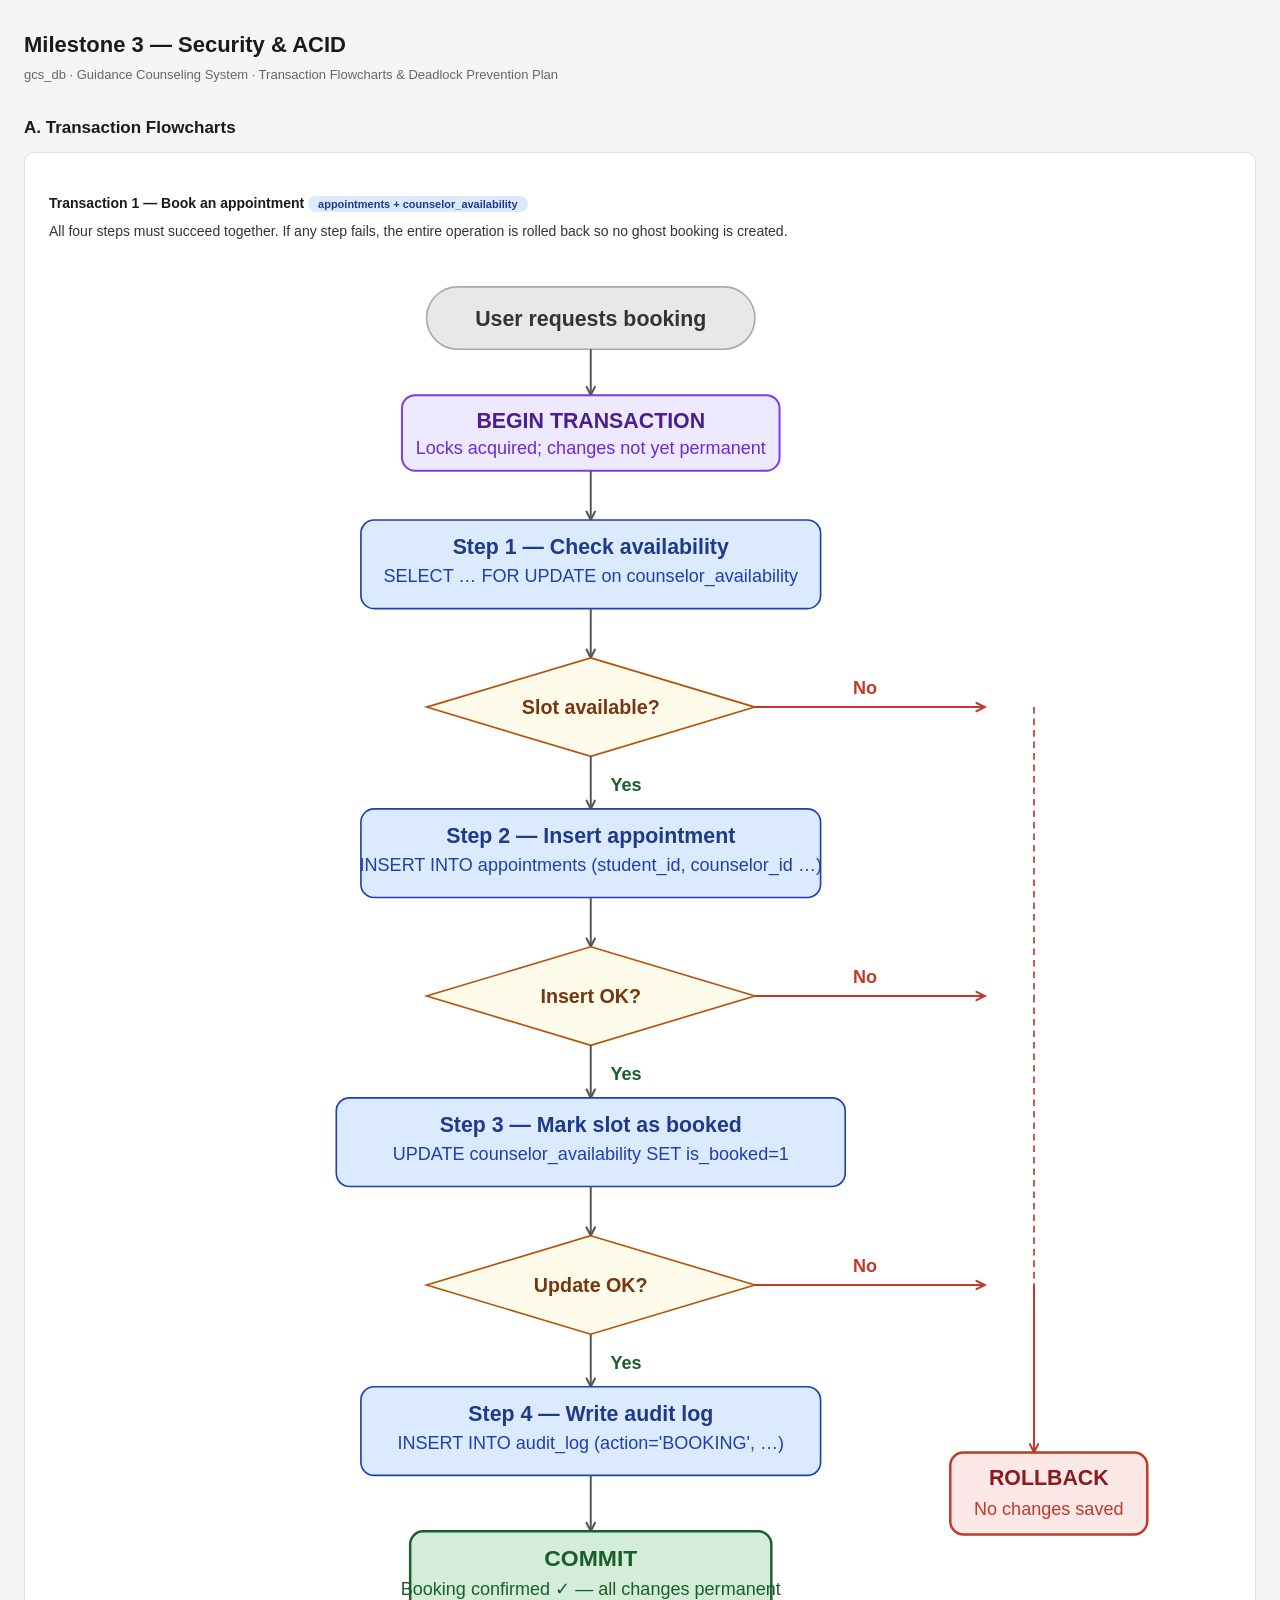
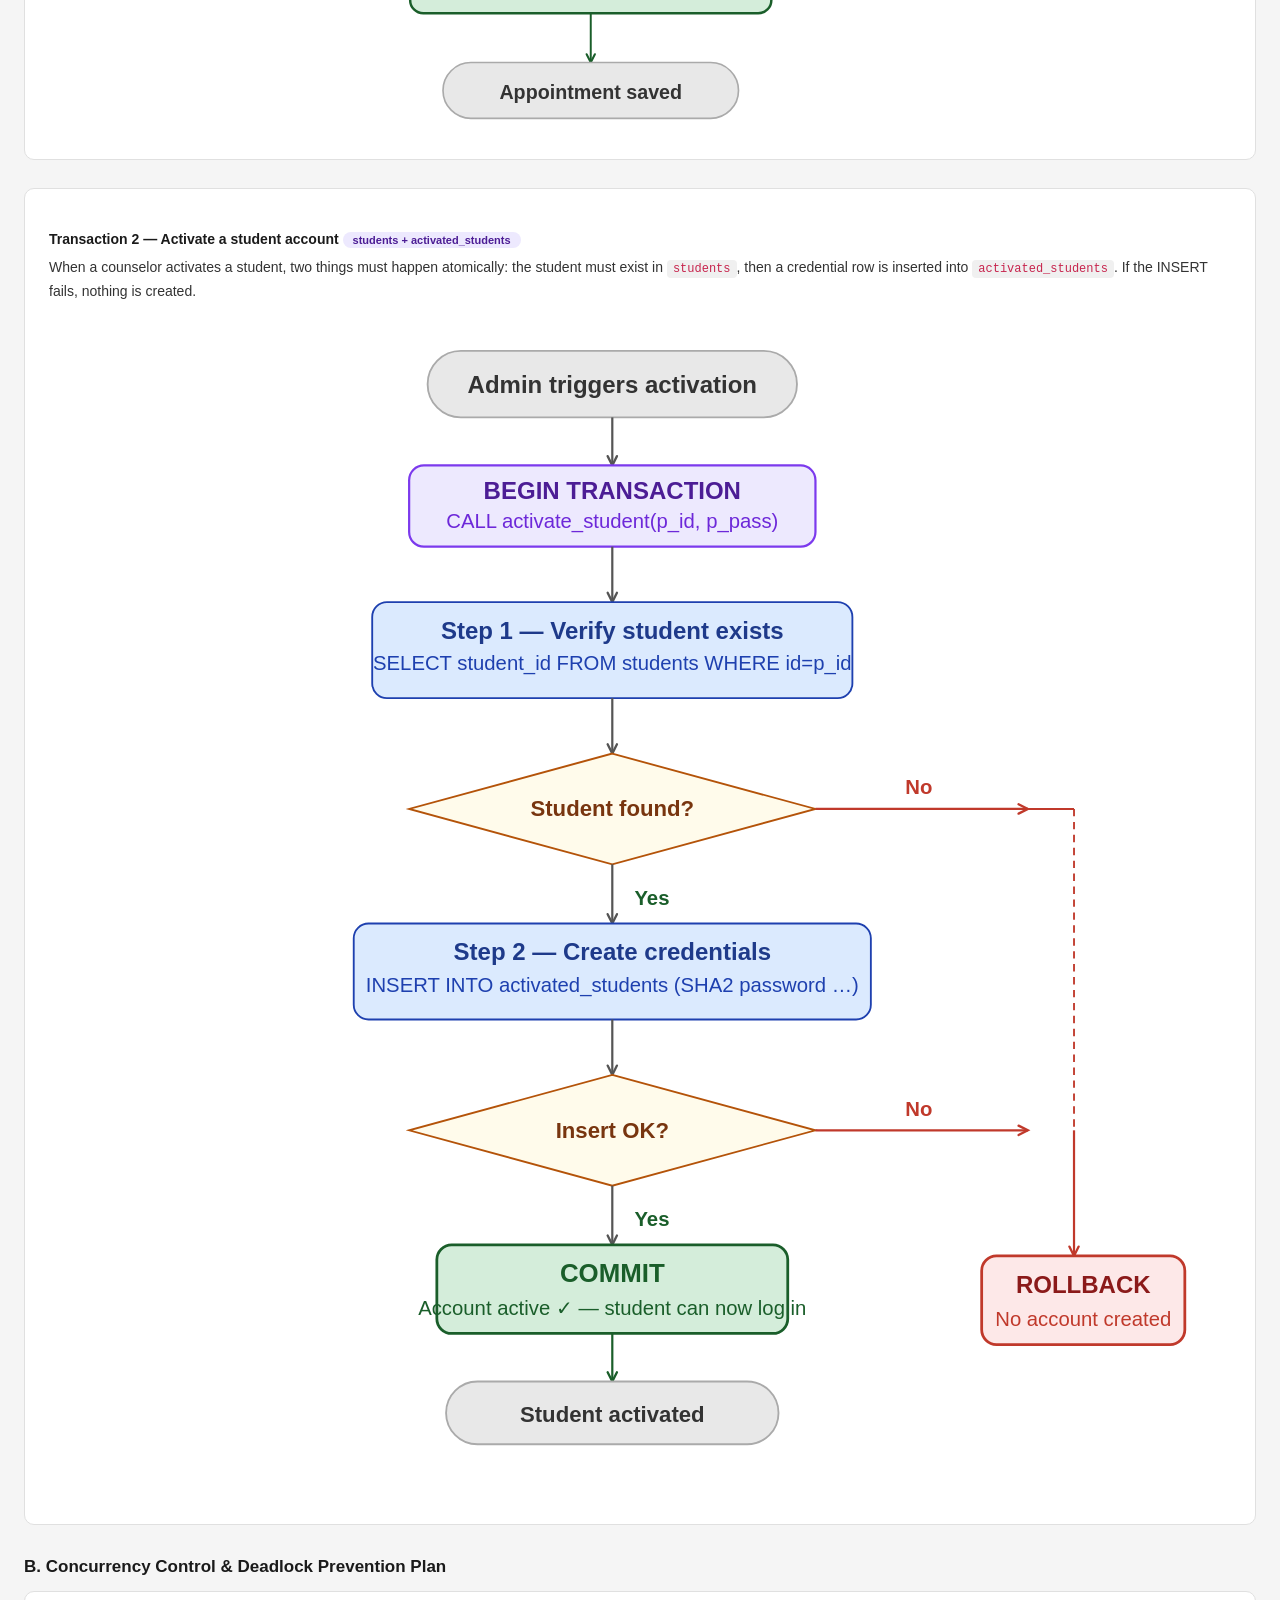
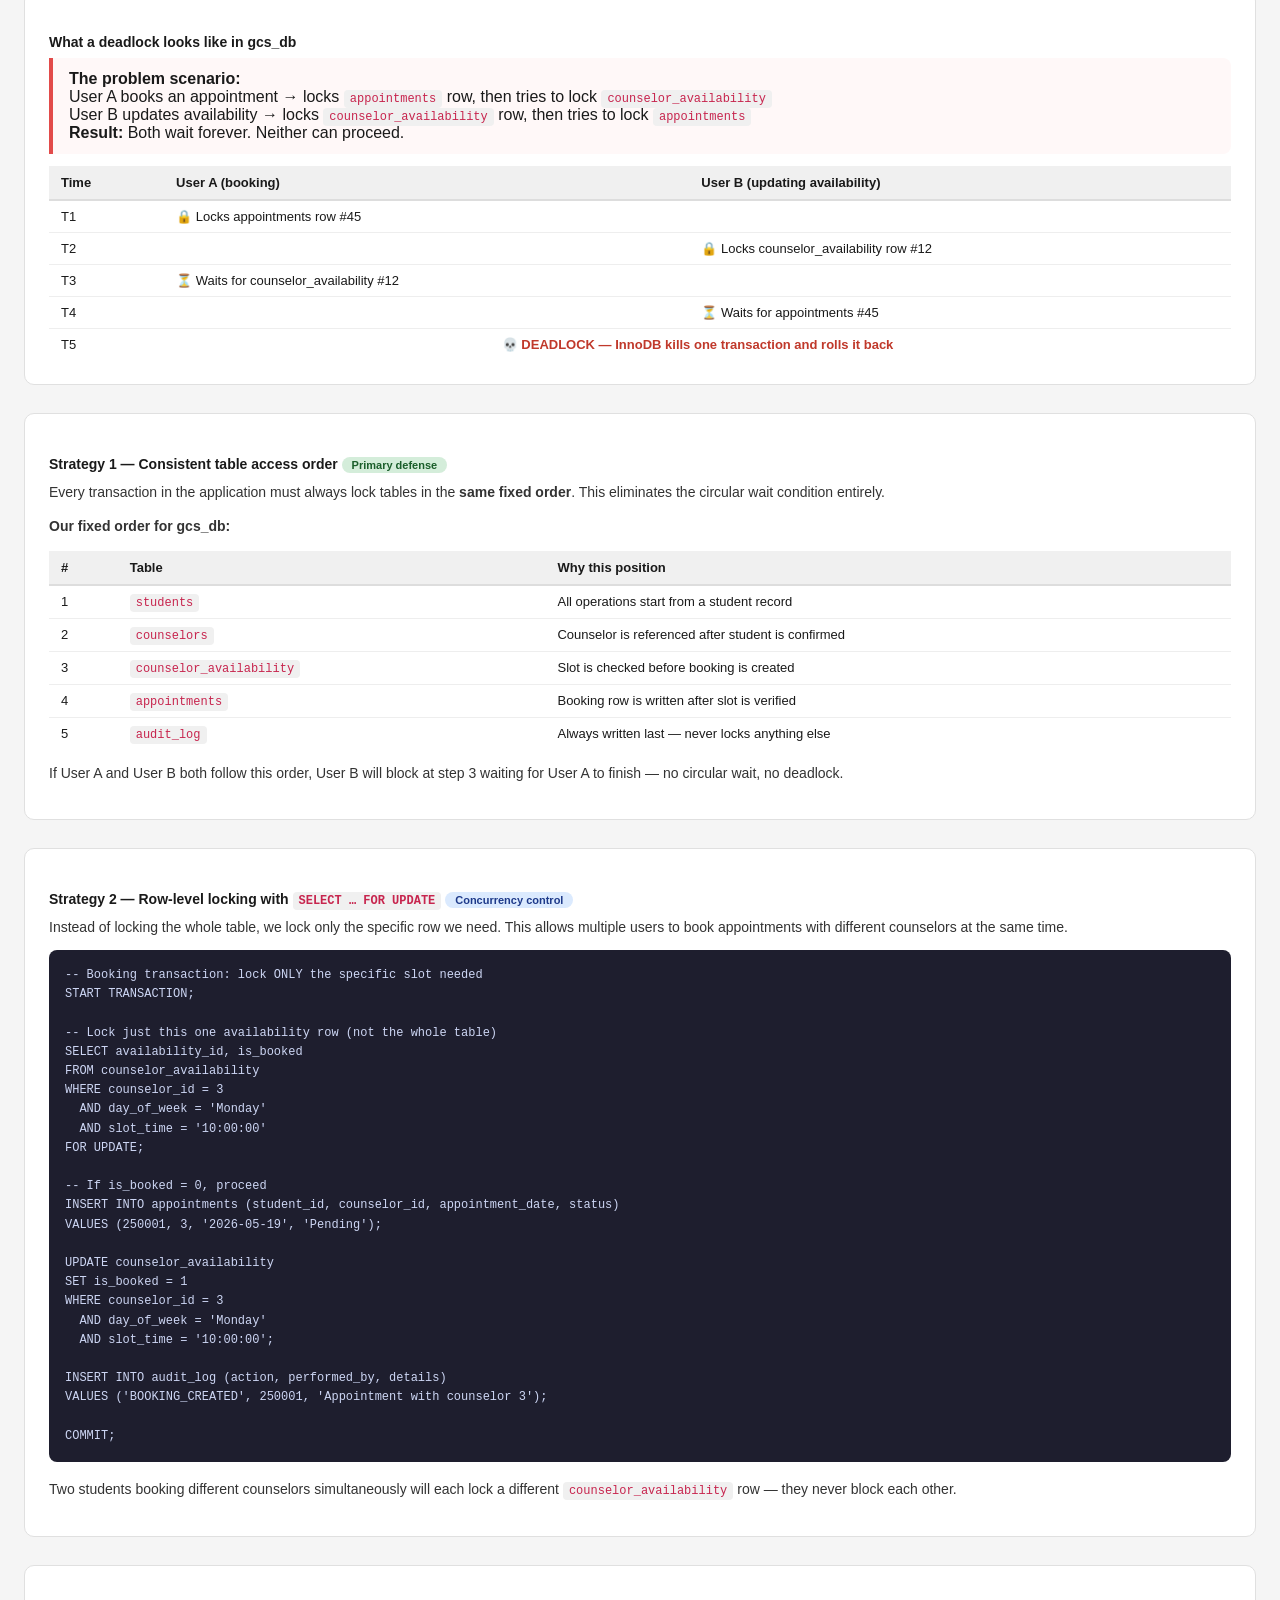
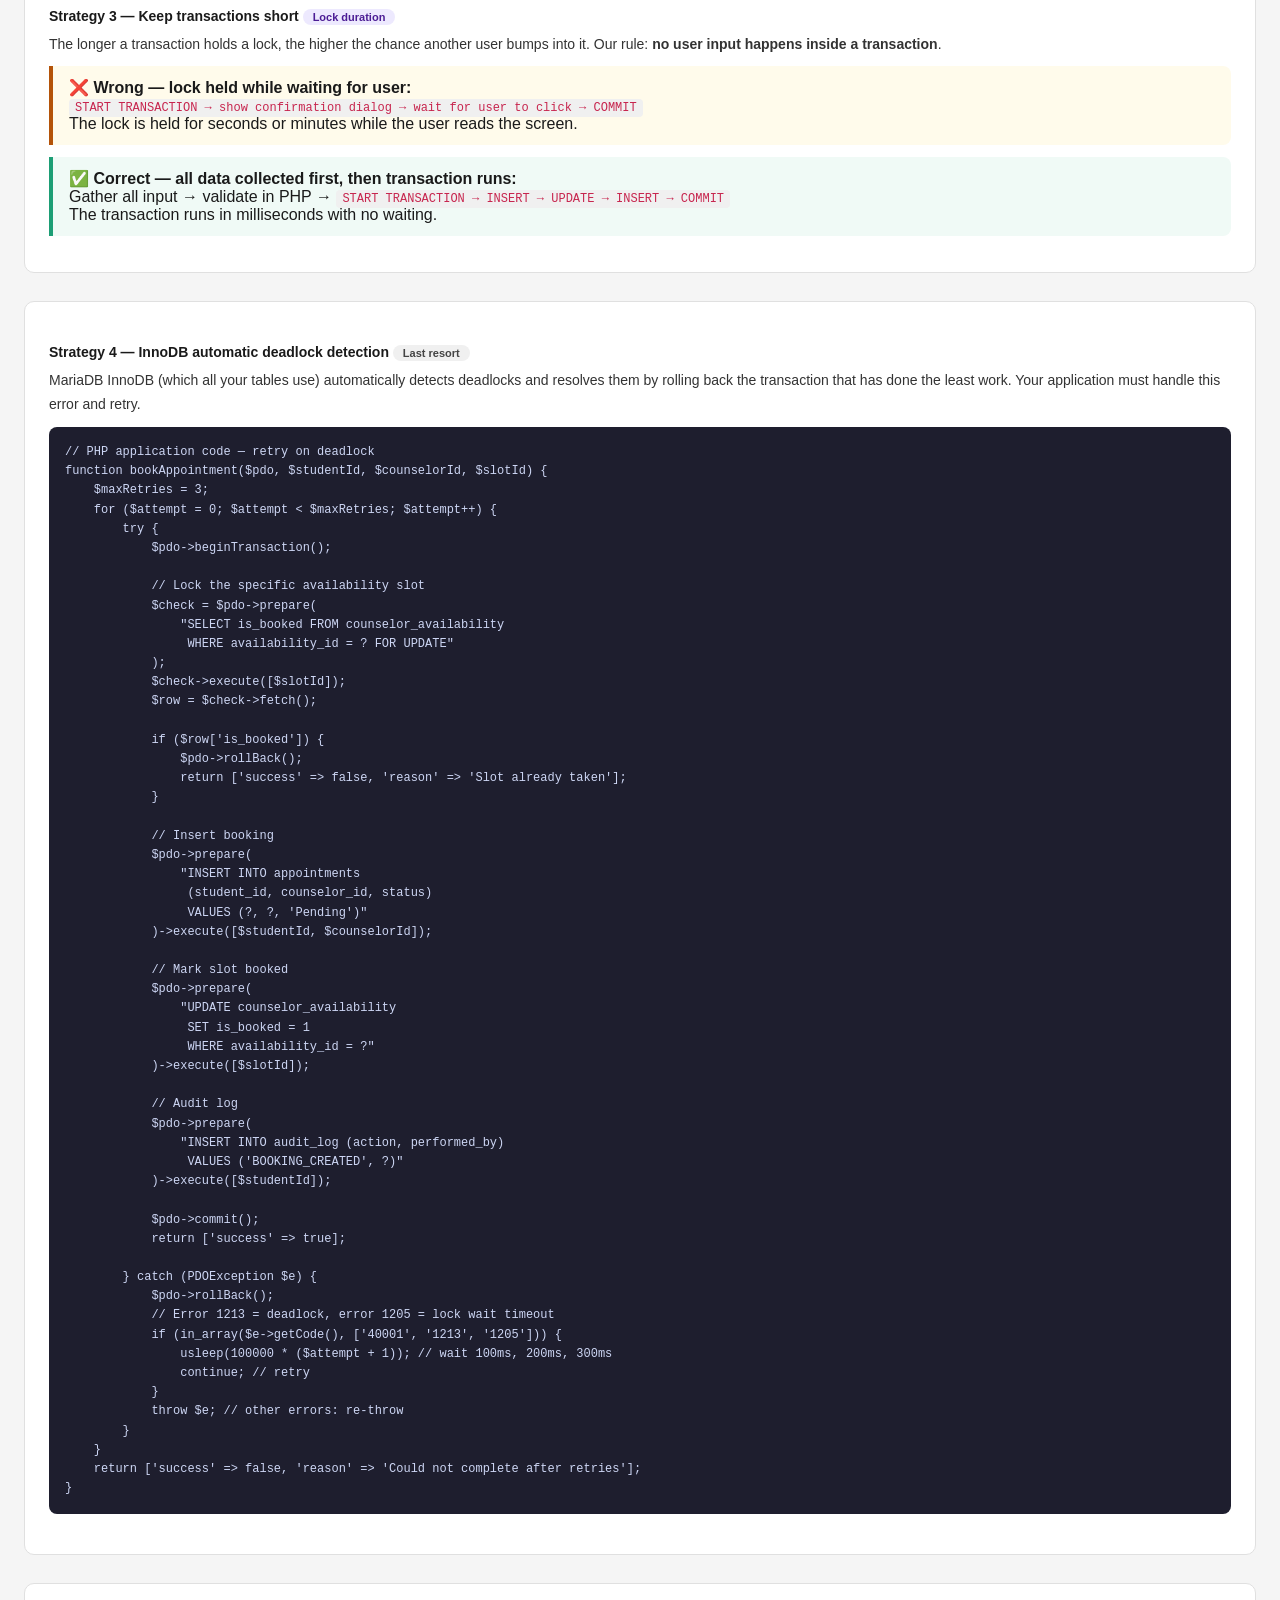
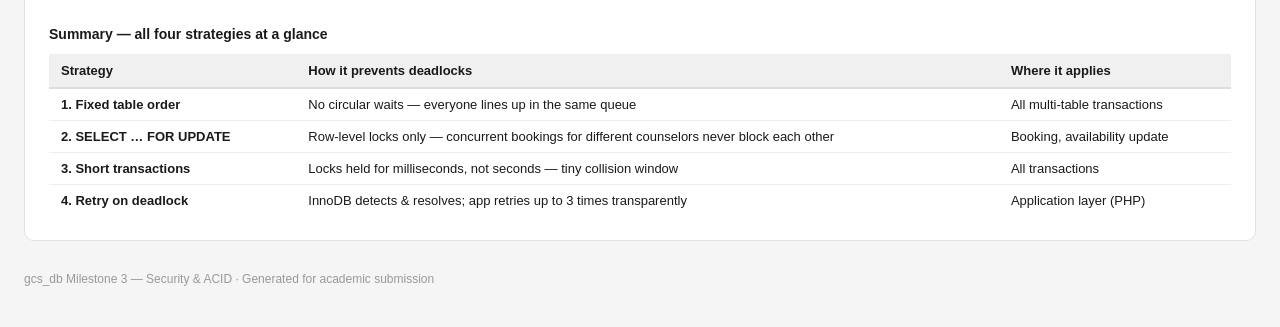
<file: guidance_system/dashboard.html>
<!DOCTYPE html>
<html lang="en">
<head>
<meta charset="UTF-8"/>
<meta name="viewport" content="width=device-width, initial-scale=1.0"/>
<title>Milestone 3 — gcs_db Security & ACID</title>
<style>
  * { box-sizing: border-box; margin: 0; padding: 0; }
  body { font-family: Arial, sans-serif; background: #f5f5f5; color: #1a1a1a; padding: 32px 24px; }
  h1 { font-size: 22px; font-weight: 700; margin-bottom: 6px; }
  h2 { font-size: 17px; font-weight: 700; margin: 32px 0 14px; color: #1a1a1a; }
  h3 { font-size: 14px; font-weight: 700; margin: 18px 0 8px; }
  p  { font-size: 14px; line-height: 1.7; margin-bottom: 10px; color: #333; }
  .subtitle { font-size: 13px; color: #666; margin-bottom: 28px; }
  .card { background: #fff; border-radius: 10px; border: 1px solid #e0e0e0; padding: 24px; margin-bottom: 28px; }
  code { background: #f0f0f0; border-radius: 4px; padding: 2px 6px; font-size: 12px; font-family: monospace; color: #c7254e; }
  pre  { background: #1e1e2e; color: #cdd6f4; border-radius: 8px; padding: 16px; font-size: 12px; line-height: 1.6; overflow-x: auto; margin: 10px 0 16px; }
  .tag { display: inline-block; padding: 2px 10px; border-radius: 12px; font-size: 11px; font-weight: 700; margin-right: 6px; }
  .tag-green  { background: #d4edda; color: #1a5e2a; }
  .tag-red    { background: #fde8e8; color: #8b1a1a; }
  .tag-blue   { background: #dbeafe; color: #1e3a8a; }
  .tag-purple { background: #ede9fe; color: #4c1d95; }
  .tag-gray   { background: #f0f0f0; color: #444; }

  /* --- Flowchart SVG wrapper --- */
  .chart-wrap { overflow-x: auto; }

  /* --- Deadlock table --- */
  table { width: 100%; border-collapse: collapse; font-size: 13px; margin-top: 12px; }
  th { background: #f0f0f0; text-align: left; padding: 9px 12px; border-bottom: 2px solid #ddd; }
  td { padding: 8px 12px; border-bottom: 1px solid #eee; vertical-align: top; }
  tr:last-child td { border-bottom: none; }

  /* --- scenario boxes --- */
  .scenario { border-left: 4px solid #e24b4a; background: #fff8f8; padding: 12px 16px; border-radius: 0 8px 8px 0; margin-bottom: 12px; }
  .scenario.fix { border-left-color: #1d9e75; background: #f0faf6; }
</style>
</head>
<body>

<h1>Milestone 3 — Security &amp; ACID</h1>
<p class="subtitle">gcs_db · Guidance Counseling System · Transaction Flowcharts &amp; Deadlock Prevention Plan</p>

<!-- ══════════════════════════════════════════════
     SECTION 1 — TRANSACTION FLOWCHARTS
═══════════════════════════════════════════════ -->
<h2>A. Transaction Flowcharts</h2>

<!-- FLOWCHART 1: Appointment Booking -->
<div class="card">
  <h3>Transaction 1 — Book an appointment <span class="tag tag-blue">appointments + counselor_availability</span></h3>
  <p>All four steps must succeed together. If any step fails, the entire operation is rolled back so no ghost booking is created.</p>
  <div class="chart-wrap">
  <svg width="100%" viewBox="0 0 720 900" xmlns="http://www.w3.org/2000/svg" style="min-width:420px">
    <defs>
      <marker id="arr1" viewBox="0 0 10 10" refX="8" refY="5" markerWidth="7" markerHeight="7" orient="auto-start-reverse">
        <path d="M2 2L8 5L2 8" fill="none" stroke="#555" stroke-width="1.5" stroke-linecap="round"/>
      </marker>
      <marker id="arr-red" viewBox="0 0 10 10" refX="8" refY="5" markerWidth="7" markerHeight="7" orient="auto-start-reverse">
        <path d="M2 2L8 5L2 8" fill="none" stroke="#c0392b" stroke-width="1.5" stroke-linecap="round"/>
      </marker>
      <marker id="arr-green" viewBox="0 0 10 10" refX="8" refY="5" markerWidth="7" markerHeight="7" orient="auto-start-reverse">
        <path d="M2 2L8 5L2 8" fill="none" stroke="#1a5e2a" stroke-width="1.5" stroke-linecap="round"/>
      </marker>
    </defs>

    <!-- START -->
    <rect x="230" y="20" width="200" height="38" rx="19" fill="#e8e8e8" stroke="#aaa" stroke-width="1"/>
    <text x="330" y="44" text-anchor="middle" font-size="13" font-weight="700" fill="#333">User requests booking</text>

    <line x1="330" y1="58" x2="330" y2="86" stroke="#555" stroke-width="1.2" marker-end="url(#arr1)"/>

    <!-- BEGIN -->
    <rect x="215" y="86" width="230" height="46" rx="8" fill="#ede9fe" stroke="#7c3aed" stroke-width="1.2"/>
    <text x="330" y="106" text-anchor="middle" font-size="13" font-weight="700" fill="#4c1d95">BEGIN TRANSACTION</text>
    <text x="330" y="122" text-anchor="middle" font-size="11" fill="#6d28d9">Locks acquired; changes not yet permanent</text>

    <line x1="330" y1="132" x2="330" y2="162" stroke="#555" stroke-width="1.2" marker-end="url(#arr1)"/>

    <!-- STEP 1 -->
    <rect x="190" y="162" width="280" height="54" rx="8" fill="#dbeafe" stroke="#1e40af" stroke-width="1"/>
    <text x="330" y="183" text-anchor="middle" font-size="13" font-weight="700" fill="#1e3a8a">Step 1 — Check availability</text>
    <text x="330" y="200" text-anchor="middle" font-size="11" fill="#1e40af">SELECT … FOR UPDATE on counselor_availability</text>

    <line x1="330" y1="216" x2="330" y2="246" stroke="#555" stroke-width="1.2" marker-end="url(#arr1)"/>

    <!-- Diamond 1 -->
    <polygon points="330,246 430,276 330,306 230,276" fill="#fffbeb" stroke="#b45309" stroke-width="1"/>
    <text x="330" y="280" text-anchor="middle" font-size="12" font-weight="700" fill="#78350f">Slot available?</text>

    <!-- Yes down -->
    <line x1="330" y1="306" x2="330" y2="338" stroke="#555" stroke-width="1.2" marker-end="url(#arr1)"/>
    <text x="342" y="327" font-size="11" fill="#1a5e2a" font-weight="700">Yes</text>

    <!-- No right -->
    <line x1="430" y1="276" x2="570" y2="276" stroke="#c0392b" stroke-width="1.2" marker-end="url(#arr-red)"/>
    <text x="497" y="268" text-anchor="middle" font-size="11" fill="#c0392b" font-weight="700">No</text>

    <!-- STEP 2 -->
    <rect x="190" y="338" width="280" height="54" rx="8" fill="#dbeafe" stroke="#1e40af" stroke-width="1"/>
    <text x="330" y="359" text-anchor="middle" font-size="13" font-weight="700" fill="#1e3a8a">Step 2 — Insert appointment</text>
    <text x="330" y="376" text-anchor="middle" font-size="11" fill="#1e40af">INSERT INTO appointments (student_id, counselor_id …)</text>

    <line x1="330" y1="392" x2="330" y2="422" stroke="#555" stroke-width="1.2" marker-end="url(#arr1)"/>

    <!-- Diamond 2 -->
    <polygon points="330,422 430,452 330,482 230,452" fill="#fffbeb" stroke="#b45309" stroke-width="1"/>
    <text x="330" y="456" text-anchor="middle" font-size="12" font-weight="700" fill="#78350f">Insert OK?</text>

    <line x1="330" y1="482" x2="330" y2="514" stroke="#555" stroke-width="1.2" marker-end="url(#arr1)"/>
    <text x="342" y="503" font-size="11" fill="#1a5e2a" font-weight="700">Yes</text>

    <line x1="430" y1="452" x2="570" y2="452" stroke="#c0392b" stroke-width="1.2" marker-end="url(#arr-red)"/>
    <text x="497" y="444" text-anchor="middle" font-size="11" fill="#c0392b" font-weight="700">No</text>

    <!-- STEP 3 -->
    <rect x="175" y="514" width="310" height="54" rx="8" fill="#dbeafe" stroke="#1e40af" stroke-width="1"/>
    <text x="330" y="535" text-anchor="middle" font-size="13" font-weight="700" fill="#1e3a8a">Step 3 — Mark slot as booked</text>
    <text x="330" y="552" text-anchor="middle" font-size="11" fill="#1e40af">UPDATE counselor_availability SET is_booked=1</text>

    <line x1="330" y1="568" x2="330" y2="598" stroke="#555" stroke-width="1.2" marker-end="url(#arr1)"/>

    <!-- Diamond 3 -->
    <polygon points="330,598 430,628 330,658 230,628" fill="#fffbeb" stroke="#b45309" stroke-width="1"/>
    <text x="330" y="632" text-anchor="middle" font-size="12" font-weight="700" fill="#78350f">Update OK?</text>

    <line x1="330" y1="658" x2="330" y2="690" stroke="#555" stroke-width="1.2" marker-end="url(#arr1)"/>
    <text x="342" y="679" font-size="11" fill="#1a5e2a" font-weight="700">Yes</text>

    <line x1="430" y1="628" x2="570" y2="628" stroke="#c0392b" stroke-width="1.2" marker-end="url(#arr-red)"/>
    <text x="497" y="620" text-anchor="middle" font-size="11" fill="#c0392b" font-weight="700">No</text>

    <!-- STEP 4 -->
    <rect x="190" y="690" width="280" height="54" rx="8" fill="#dbeafe" stroke="#1e40af" stroke-width="1"/>
    <text x="330" y="711" text-anchor="middle" font-size="13" font-weight="700" fill="#1e3a8a">Step 4 — Write audit log</text>
    <text x="330" y="728" text-anchor="middle" font-size="11" fill="#1e40af">INSERT INTO audit_log (action='BOOKING', …)</text>

    <line x1="330" y1="744" x2="330" y2="778" stroke="#555" stroke-width="1.2" marker-end="url(#arr1)"/>

    <!-- COMMIT -->
    <rect x="220" y="778" width="220" height="50" rx="8" fill="#d4edda" stroke="#1a5e2a" stroke-width="1.5"/>
    <text x="330" y="799" text-anchor="middle" font-size="14" font-weight="700" fill="#1a5e2a">COMMIT</text>
    <text x="330" y="817" text-anchor="middle" font-size="11" fill="#1a5e2a">Booking confirmed ✓ — all changes permanent</text>

    <line x1="330" y1="828" x2="330" y2="858" stroke="#1a5e2a" stroke-width="1.2" marker-end="url(#arr-green)"/>

    <!-- END -->
    <rect x="240" y="858" width="180" height="34" rx="17" fill="#e8e8e8" stroke="#aaa" stroke-width="1"/>
    <text x="330" y="880" text-anchor="middle" font-size="12" font-weight="700" fill="#333">Appointment saved</text>

    <!-- ── ROLLBACK column ── -->
    <!-- Vertical rail on right -->
    <line x1="600" y1="276" x2="600" y2="452" stroke="#c0392b" stroke-width="1" stroke-dasharray="4 3"/>
    <line x1="600" y1="452" x2="600" y2="628" stroke="#c0392b" stroke-width="1" stroke-dasharray="4 3"/>
    <line x1="600" y1="628" x2="600" y2="730" stroke="#c0392b" stroke-width="1.2" marker-end="url(#arr-red)"/>

    <!-- ROLLBACK box -->
    <rect x="549" y="730" width="120" height="50" rx="8" fill="#fde8e8" stroke="#c0392b" stroke-width="1.5"/>
    <text x="609" y="750" text-anchor="middle" font-size="13" font-weight="700" fill="#8b1a1a">ROLLBACK</text>
    <text x="609" y="768" text-anchor="middle" font-size="11" fill="#c0392b">No changes saved</text>
  </svg>
  </div>
</div>

<!-- FLOWCHART 2: Student Activation -->
<div class="card">
  <h3>Transaction 2 — Activate a student account <span class="tag tag-purple">students + activated_students</span></h3>
  <p>When a counselor activates a student, two things must happen atomically: the student must exist in <code>students</code>, then a credential row is inserted into <code>activated_students</code>. If the INSERT fails, nothing is created.</p>
  <div class="chart-wrap">
  <svg width="100%" viewBox="0 0 640 640" xmlns="http://www.w3.org/2000/svg" style="min-width:360px">
    <defs>
      <marker id="arr2" viewBox="0 0 10 10" refX="8" refY="5" markerWidth="7" markerHeight="7" orient="auto-start-reverse">
        <path d="M2 2L8 5L2 8" fill="none" stroke="#555" stroke-width="1.5" stroke-linecap="round"/>
      </marker>
      <marker id="arr2r" viewBox="0 0 10 10" refX="8" refY="5" markerWidth="7" markerHeight="7" orient="auto-start-reverse">
        <path d="M2 2L8 5L2 8" fill="none" stroke="#c0392b" stroke-width="1.5" stroke-linecap="round"/>
      </marker>
      <marker id="arr2g" viewBox="0 0 10 10" refX="8" refY="5" markerWidth="7" markerHeight="7" orient="auto-start-reverse">
        <path d="M2 2L8 5L2 8" fill="none" stroke="#1a5e2a" stroke-width="1.5" stroke-linecap="round"/>
      </marker>
    </defs>
    <!-- START -->
    <rect x="205" y="20" width="200" height="36" rx="18" fill="#e8e8e8" stroke="#aaa" stroke-width="1"/>
    <text x="305" y="43" text-anchor="middle" font-size="13" font-weight="700" fill="#333">Admin triggers activation</text>
    <line x1="305" y1="56" x2="305" y2="82" stroke="#555" stroke-width="1.2" marker-end="url(#arr2)"/>
    <!-- BEGIN -->
    <rect x="195" y="82" width="220" height="44" rx="8" fill="#ede9fe" stroke="#7c3aed" stroke-width="1.2"/>
    <text x="305" y="100" text-anchor="middle" font-size="13" font-weight="700" fill="#4c1d95">BEGIN TRANSACTION</text>
    <text x="305" y="116" text-anchor="middle" font-size="11" fill="#6d28d9">CALL activate_student(p_id, p_pass)</text>
    <line x1="305" y1="126" x2="305" y2="156" stroke="#555" stroke-width="1.2" marker-end="url(#arr2)"/>
    <!-- STEP 1 -->
    <rect x="175" y="156" width="260" height="52" rx="8" fill="#dbeafe" stroke="#1e40af" stroke-width="1"/>
    <text x="305" y="176" text-anchor="middle" font-size="13" font-weight="700" fill="#1e3a8a">Step 1 — Verify student exists</text>
    <text x="305" y="193" text-anchor="middle" font-size="11" fill="#1e40af">SELECT student_id FROM students WHERE id=p_id</text>
    <line x1="305" y1="208" x2="305" y2="238" stroke="#555" stroke-width="1.2" marker-end="url(#arr2)"/>
    <!-- Diamond 1 -->
    <polygon points="305,238 415,268 305,298 195,268" fill="#fffbeb" stroke="#b45309" stroke-width="1"/>
    <text x="305" y="272" text-anchor="middle" font-size="12" font-weight="700" fill="#78350f">Student found?</text>
    <line x1="305" y1="298" x2="305" y2="330" stroke="#555" stroke-width="1.2" marker-end="url(#arr2)"/>
    <text x="317" y="320" font-size="11" fill="#1a5e2a" font-weight="700">Yes</text>
    <line x1="415" y1="268" x2="530" y2="268" stroke="#c0392b" stroke-width="1.2" marker-end="url(#arr2r)"/>
    <text x="471" y="260" text-anchor="middle" font-size="11" fill="#c0392b" font-weight="700">No</text>
    <!-- STEP 2 -->
    <rect x="165" y="330" width="280" height="52" rx="8" fill="#dbeafe" stroke="#1e40af" stroke-width="1"/>
    <text x="305" y="350" text-anchor="middle" font-size="13" font-weight="700" fill="#1e3a8a">Step 2 — Create credentials</text>
    <text x="305" y="367" text-anchor="middle" font-size="11" fill="#1e40af">INSERT INTO activated_students (SHA2 password …)</text>
    <line x1="305" y1="382" x2="305" y2="412" stroke="#555" stroke-width="1.2" marker-end="url(#arr2)"/>
    <!-- Diamond 2 -->
    <polygon points="305,412 415,442 305,472 195,442" fill="#fffbeb" stroke="#b45309" stroke-width="1"/>
    <text x="305" y="446" text-anchor="middle" font-size="12" font-weight="700" fill="#78350f">Insert OK?</text>
    <line x1="305" y1="472" x2="305" y2="504" stroke="#555" stroke-width="1.2" marker-end="url(#arr2)"/>
    <text x="317" y="494" font-size="11" fill="#1a5e2a" font-weight="700">Yes</text>
    <line x1="415" y1="442" x2="530" y2="442" stroke="#c0392b" stroke-width="1.2" marker-end="url(#arr2r)"/>
    <text x="471" y="434" text-anchor="middle" font-size="11" fill="#c0392b" font-weight="700">No</text>
    <!-- COMMIT -->
    <rect x="210" y="504" width="190" height="48" rx="8" fill="#d4edda" stroke="#1a5e2a" stroke-width="1.5"/>
    <text x="305" y="524" text-anchor="middle" font-size="14" font-weight="700" fill="#1a5e2a">COMMIT</text>
    <text x="305" y="542" text-anchor="middle" font-size="11" fill="#1a5e2a">Account active ✓ — student can now log in</text>
    <line x1="305" y1="552" x2="305" y2="578" stroke="#1a5e2a" stroke-width="1.2" marker-end="url(#arr2g)"/>
    <!-- END -->
    <rect x="215" y="578" width="180" height="34" rx="17" fill="#e8e8e8" stroke="#aaa" stroke-width="1"/>
    <text x="305" y="600" text-anchor="middle" font-size="12" font-weight="700" fill="#333">Student activated</text>
    <!-- ROLLBACK -->
    <line x1="530" y1="268" x2="555" y2="268" stroke="#c0392b" stroke-width="1"/>
    <line x1="555" y1="268" x2="555" y2="442" stroke="#c0392b" stroke-width="1" stroke-dasharray="4 3"/>
    <line x1="555" y1="442" x2="555" y2="510" stroke="#c0392b" stroke-width="1.2" marker-end="url(#arr2r)"/>
    <rect x="505" y="510" width="110" height="48" rx="8" fill="#fde8e8" stroke="#c0392b" stroke-width="1.5"/>
    <text x="560" y="530" text-anchor="middle" font-size="13" font-weight="700" fill="#8b1a1a">ROLLBACK</text>
    <text x="560" y="548" text-anchor="middle" font-size="11" fill="#c0392b">No account created</text>
  </svg>
  </div>
</div>

<!-- ══════════════════════════════════════════════
     SECTION 2 — DEADLOCK PREVENTION
═══════════════════════════════════════════════ -->
<h2>B. Concurrency Control &amp; Deadlock Prevention Plan</h2>

<!-- What is a deadlock -->
<div class="card">
  <h3>What a deadlock looks like in gcs_db</h3>
  <div class="scenario">
    <strong>The problem scenario:</strong><br/>
    User A books an appointment → locks <code>appointments</code> row, then tries to lock <code>counselor_availability</code><br/>
    User B updates availability → locks <code>counselor_availability</code> row, then tries to lock <code>appointments</code><br/>
    <strong>Result:</strong> Both wait forever. Neither can proceed.
  </div>

  <table>
    <tr><th>Time</th><th>User A (booking)</th><th>User B (updating availability)</th></tr>
    <tr><td>T1</td><td>🔒 Locks appointments row #45</td><td></td></tr>
    <tr><td>T2</td><td></td><td>🔒 Locks counselor_availability row #12</td></tr>
    <tr><td>T3</td><td>⏳ Waits for counselor_availability #12</td><td></td></tr>
    <tr><td>T4</td><td></td><td>⏳ Waits for appointments #45</td></tr>
    <tr><td>T5</td><td colspan="2" style="text-align:center;color:#c0392b;font-weight:700">💀 DEADLOCK — InnoDB kills one transaction and rolls it back</td></tr>
  </table>
</div>

<!-- Strategy 1 -->
<div class="card">
  <h3>Strategy 1 — Consistent table access order <span class="tag tag-green">Primary defense</span></h3>
  <p>Every transaction in the application must always lock tables in the <strong>same fixed order</strong>. This eliminates the circular wait condition entirely.</p>
  <p><strong>Our fixed order for gcs_db:</strong></p>
  <table>
    <tr><th>#</th><th>Table</th><th>Why this position</th></tr>
    <tr><td>1</td><td><code>students</code></td><td>All operations start from a student record</td></tr>
    <tr><td>2</td><td><code>counselors</code></td><td>Counselor is referenced after student is confirmed</td></tr>
    <tr><td>3</td><td><code>counselor_availability</code></td><td>Slot is checked before booking is created</td></tr>
    <tr><td>4</td><td><code>appointments</code></td><td>Booking row is written after slot is verified</td></tr>
    <tr><td>5</td><td><code>audit_log</code></td><td>Always written last — never locks anything else</td></tr>
  </table>
  <p style="margin-top:12px">If User A and User B both follow this order, User B will block at step 3 waiting for User A to finish — no circular wait, no deadlock.</p>
</div>

<!-- Strategy 2 -->
<div class="card">
  <h3>Strategy 2 — Row-level locking with <code>SELECT … FOR UPDATE</code> <span class="tag tag-blue">Concurrency control</span></h3>
  <p>Instead of locking the whole table, we lock only the specific row we need. This allows multiple users to book appointments with different counselors at the same time.</p>
  <pre>-- Booking transaction: lock ONLY the specific slot needed
START TRANSACTION;

-- Lock just this one availability row (not the whole table)
SELECT availability_id, is_booked
FROM counselor_availability
WHERE counselor_id = 3
  AND day_of_week = 'Monday'
  AND slot_time = '10:00:00'
FOR UPDATE;

-- If is_booked = 0, proceed
INSERT INTO appointments (student_id, counselor_id, appointment_date, status)
VALUES (250001, 3, '2026-05-19', 'Pending');

UPDATE counselor_availability
SET is_booked = 1
WHERE counselor_id = 3
  AND day_of_week = 'Monday'
  AND slot_time = '10:00:00';

INSERT INTO audit_log (action, performed_by, details)
VALUES ('BOOKING_CREATED', 250001, 'Appointment with counselor 3');

COMMIT;</pre>
  <p>Two students booking different counselors simultaneously will each lock a different <code>counselor_availability</code> row — they never block each other.</p>
</div>

<!-- Strategy 3 -->
<div class="card">
  <h3>Strategy 3 — Keep transactions short <span class="tag tag-purple">Lock duration</span></h3>
  <p>The longer a transaction holds a lock, the higher the chance another user bumps into it. Our rule: <strong>no user input happens inside a transaction</strong>.</p>
  <div class="scenario" style="border-left-color:#b45309;background:#fffbeb">
    <strong>❌ Wrong — lock held while waiting for user:</strong><br/>
    <code>START TRANSACTION → show confirmation dialog → wait for user to click → COMMIT</code><br/>
    The lock is held for seconds or minutes while the user reads the screen.
  </div>
  <div class="scenario fix">
    <strong>✅ Correct — all data collected first, then transaction runs:</strong><br/>
    Gather all input → validate in PHP → <code>START TRANSACTION → INSERT → UPDATE → INSERT → COMMIT</code><br/>
    The transaction runs in milliseconds with no waiting.
  </div>
</div>

<!-- Strategy 4 -->
<div class="card">
  <h3>Strategy 4 — InnoDB automatic deadlock detection <span class="tag tag-gray">Last resort</span></h3>
  <p>MariaDB InnoDB (which all your tables use) automatically detects deadlocks and resolves them by rolling back the transaction that has done the least work. Your application must handle this error and retry.</p>
  <pre>// PHP application code — retry on deadlock
function bookAppointment($pdo, $studentId, $counselorId, $slotId) {
    $maxRetries = 3;
    for ($attempt = 0; $attempt < $maxRetries; $attempt++) {
        try {
            $pdo->beginTransaction();

            // Lock the specific availability slot
            $check = $pdo->prepare(
                "SELECT is_booked FROM counselor_availability
                 WHERE availability_id = ? FOR UPDATE"
            );
            $check->execute([$slotId]);
            $row = $check->fetch();

            if ($row['is_booked']) {
                $pdo->rollBack();
                return ['success' => false, 'reason' => 'Slot already taken'];
            }

            // Insert booking
            $pdo->prepare(
                "INSERT INTO appointments
                 (student_id, counselor_id, status)
                 VALUES (?, ?, 'Pending')"
            )->execute([$studentId, $counselorId]);

            // Mark slot booked
            $pdo->prepare(
                "UPDATE counselor_availability
                 SET is_booked = 1
                 WHERE availability_id = ?"
            )->execute([$slotId]);

            // Audit log
            $pdo->prepare(
                "INSERT INTO audit_log (action, performed_by)
                 VALUES ('BOOKING_CREATED', ?)"
            )->execute([$studentId]);

            $pdo->commit();
            return ['success' => true];

        } catch (PDOException $e) {
            $pdo->rollBack();
            // Error 1213 = deadlock, error 1205 = lock wait timeout
            if (in_array($e->getCode(), ['40001', '1213', '1205'])) {
                usleep(100000 * ($attempt + 1)); // wait 100ms, 200ms, 300ms
                continue; // retry
            }
            throw $e; // other errors: re-throw
        }
    }
    return ['success' => false, 'reason' => 'Could not complete after retries'];
}</pre>
</div>

<!-- Summary table -->
<div class="card">
  <h3>Summary — all four strategies at a glance</h3>
  <table>
    <tr><th>Strategy</th><th>How it prevents deadlocks</th><th>Where it applies</th></tr>
    <tr>
      <td><strong>1. Fixed table order</strong></td>
      <td>No circular waits — everyone lines up in the same queue</td>
      <td>All multi-table transactions</td>
    </tr>
    <tr>
      <td><strong>2. SELECT … FOR UPDATE</strong></td>
      <td>Row-level locks only — concurrent bookings for different counselors never block each other</td>
      <td>Booking, availability update</td>
    </tr>
    <tr>
      <td><strong>3. Short transactions</strong></td>
      <td>Locks held for milliseconds, not seconds — tiny collision window</td>
      <td>All transactions</td>
    </tr>
    <tr>
      <td><strong>4. Retry on deadlock</strong></td>
      <td>InnoDB detects &amp; resolves; app retries up to 3 times transparently</td>
      <td>Application layer (PHP)</td>
    </tr>
  </table>
</div>

<p style="font-size:12px;color:#999;margin-top:24px">gcs_db Milestone 3 — Security &amp; ACID · Generated for academic submission</p>
</body>
</html>
</file>
